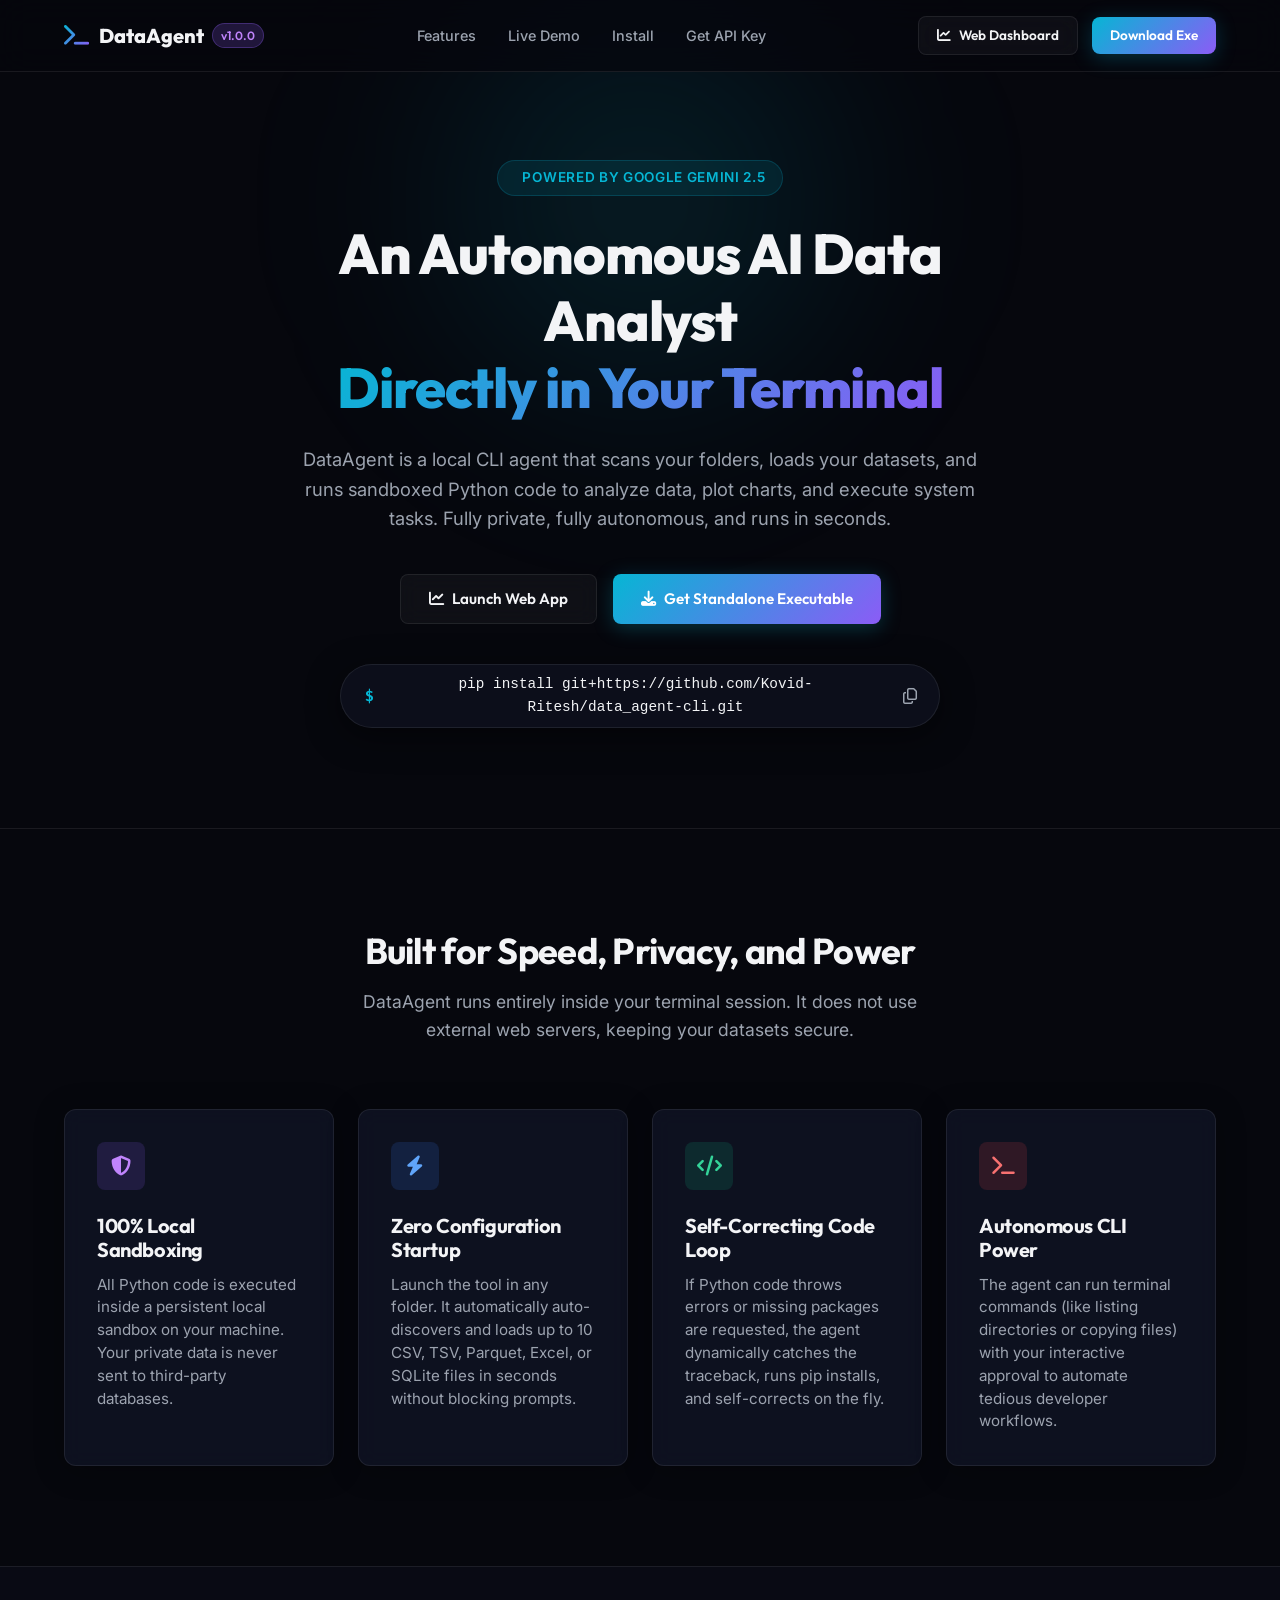
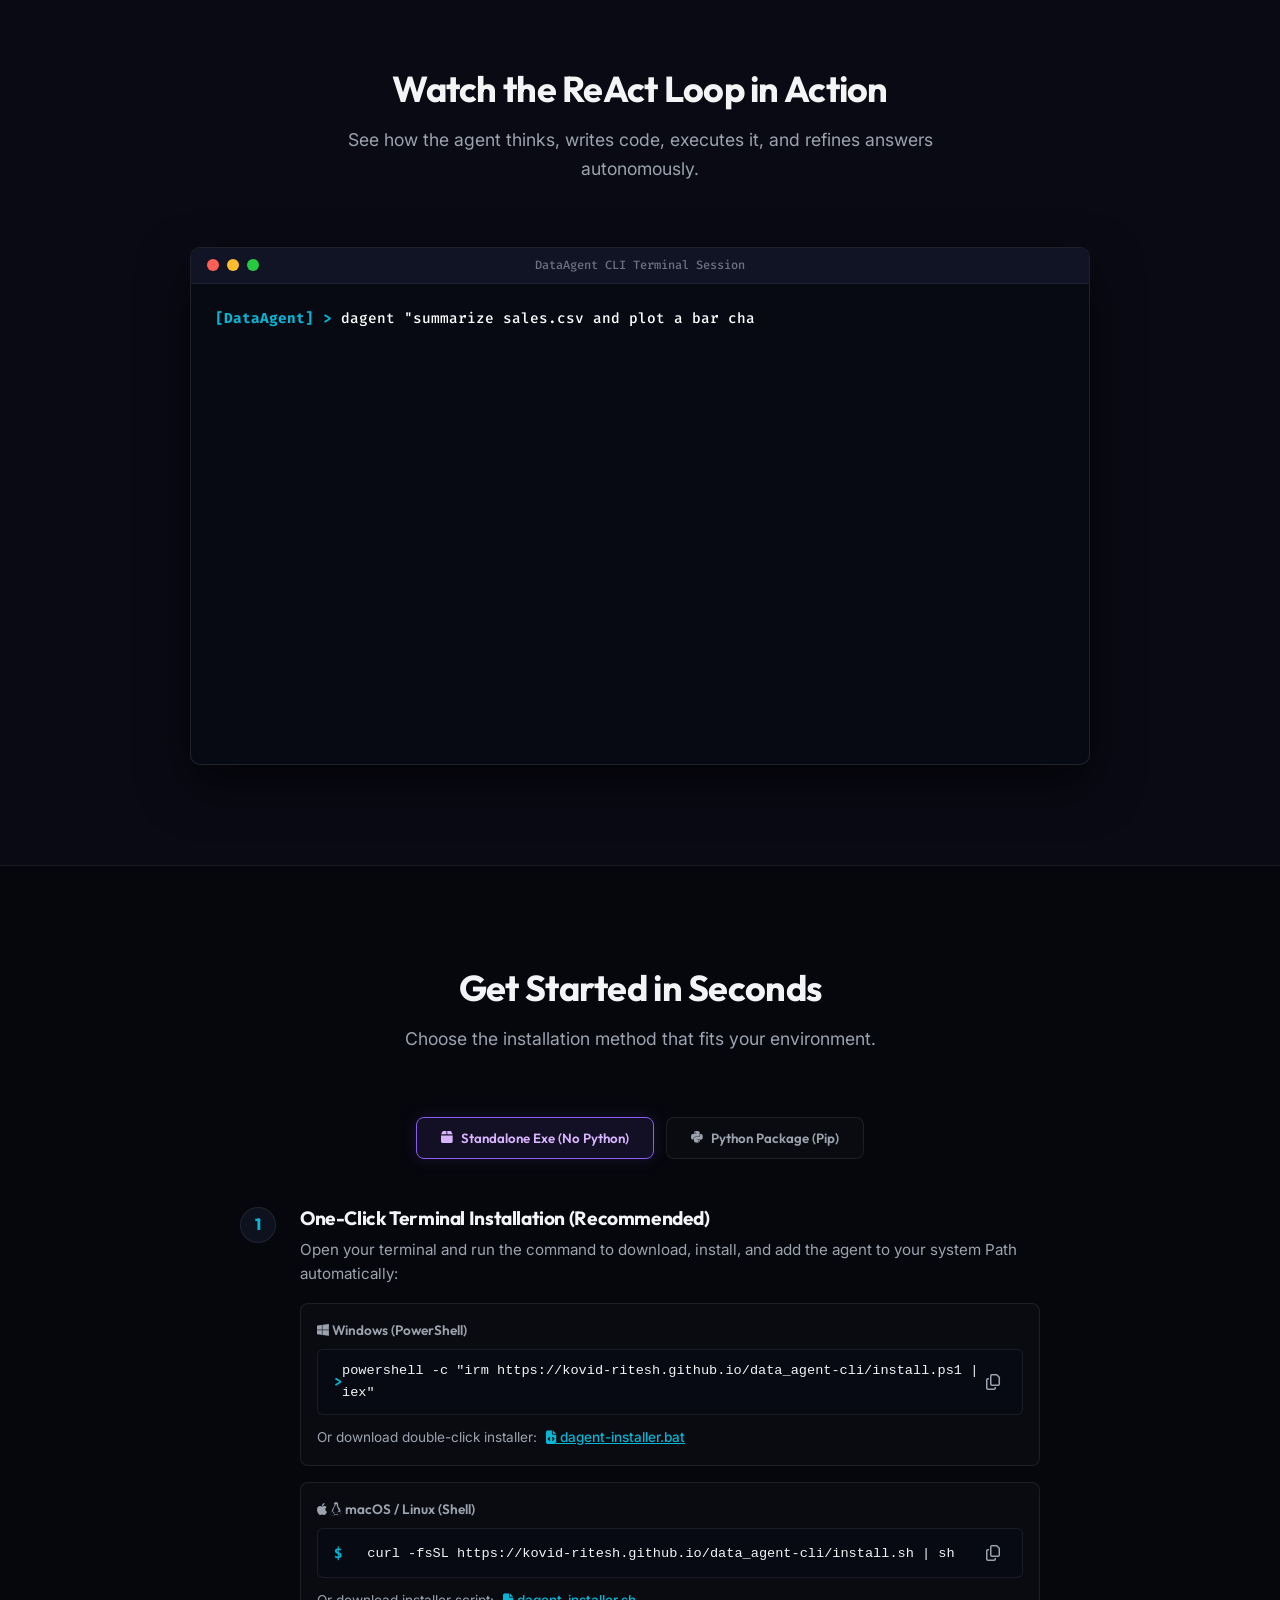
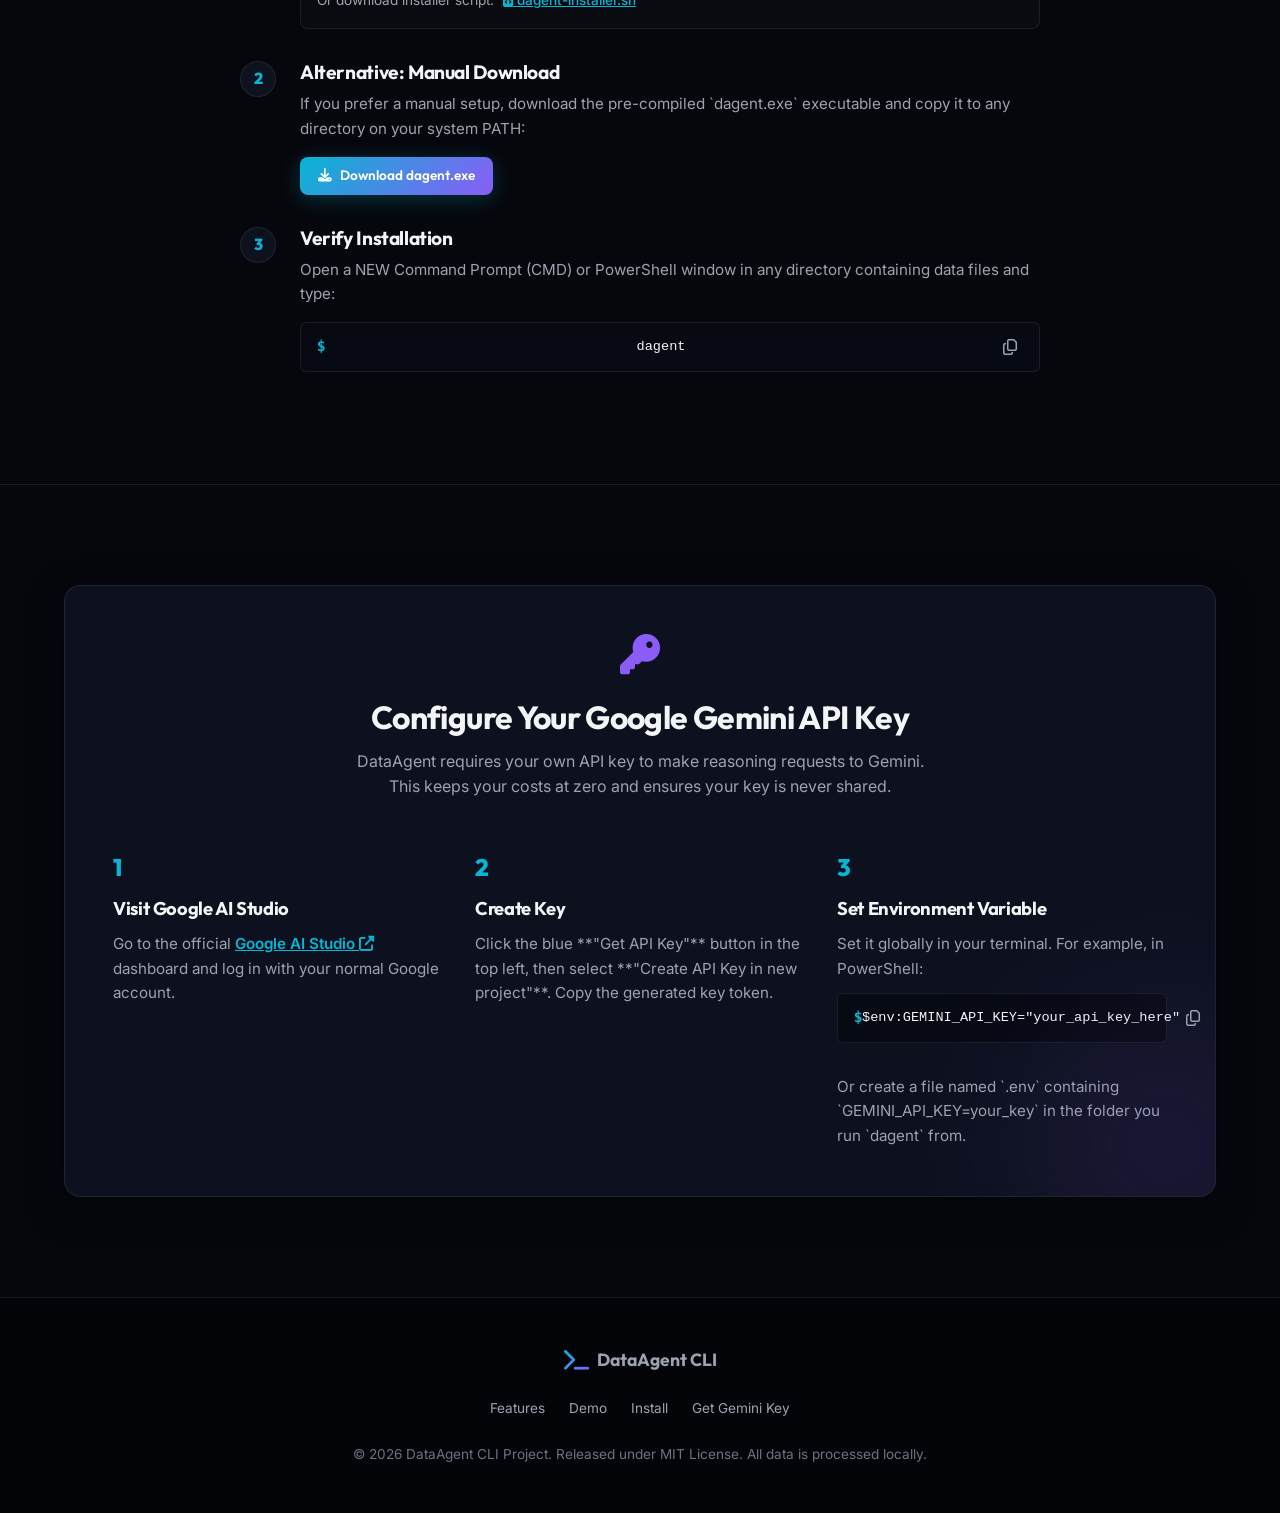
<file: index.html>
<!DOCTYPE html>
<html lang="en">
<head>
    <meta charset="UTF-8">
    <meta name="viewport" content="width=device-width, initial-scale=1.0">
    <title>DataAgent CLI — AI Data Analyst in Your Terminal</title>
    <!-- Fonts -->
    <link rel="preconnect" href="https://fonts.googleapis.com">
    <link rel="preconnect" href="https://fonts.gstatic.com" crossorigin>
    <link href="https://fonts.googleapis.com/css2?family=Inter:wght@300;400;500;600;700&family=Outfit:wght@400;500;600;700;800&family=Fira+Code:wght@400;500&display=swap" rel="stylesheet">
    <!-- CSS -->
    <link rel="stylesheet" href="style.css">
    <!-- FontAwesome for Icons -->
    <link rel="stylesheet" href="https://cdnjs.cloudflare.com/ajax/libs/font-awesome/6.4.0/css/all.min.css">
</head>
<body>

    <!-- Header Navigation -->
    <header class="navbar">
        <div class="nav-container">
            <div class="logo">
                <i class="fa-solid fa-terminal logo-icon"></i>
                <span class="logo-text">DataAgent <span class="badge">v1.0.0</span></span>
            </div>
            <nav class="nav-links">
                <a href="#features">Features</a>
                <a href="#demo">Live Demo</a>
                <a href="#install">Install</a>
                <a href="#api-setup">Get API Key</a>
            </nav>
            <div class="nav-cta">
                <a href="/app" class="btn btn-secondary btn-sm" style="margin-right: 10px;"><i class="fa-solid fa-chart-line"></i> Web Dashboard</a>
                <a href="#install" class="btn btn-primary btn-sm">Download Exe</a>
            </div>
        </div>
    </header>

    <!-- Hero Section -->
    <section class="hero">
        <div class="hero-glow"></div>
        <div class="container hero-content">
            <div class="hero-badge-container">
                <span class="hero-badge"><i class="fa-solid fa-sparkles"></i> Powered by Google Gemini 2.5</span>
            </div>
            <h1 class="hero-title">An Autonomous AI Data Analyst <br><span class="gradient-text">Directly in Your Terminal</span></h1>
            <p class="hero-subtitle">
                DataAgent is a local CLI agent that scans your folders, loads your datasets, and runs sandboxed Python code to analyze data, plot charts, and execute system tasks. Fully private, fully autonomous, and runs in seconds.
            </p>
            
            <div class="hero-ctas">
                <a href="/app" class="btn btn-secondary"><i class="fa-solid fa-chart-line"></i> Launch Web App</a>
                <a href="#install" class="btn btn-primary"><i class="fa-solid fa-download"></i> Get Standalone Executable</a>
            </div>

            <div class="code-box-hero">
                <span class="code-prefix">$</span>
                <code id="pip-cmd-hero">pip install git+https://github.com/Kovid-Ritesh/data_agent-cli.git</code>
                <button class="copy-btn" onclick="copyText('pip-cmd-hero', this)" title="Copy to clipboard">
                    <i class="fa-regular fa-copy"></i>
                </button>
            </div>
        </div>
    </section>

    <!-- Features Section -->
    <section id="features" class="features-section">
        <div class="container">
            <div class="section-header">
                <h2 class="section-title">Built for Speed, Privacy, and Power</h2>
                <p class="section-subtitle">DataAgent runs entirely inside your terminal session. It does not use external web servers, keeping your datasets secure.</p>
            </div>

            <div class="features-grid">
                <!-- Feature 1 -->
                <div class="feature-card">
                    <div class="feature-icon-container bg-violet">
                        <i class="fa-solid fa-shield-halved"></i>
                    </div>
                    <h3>100% Local Sandboxing</h3>
                    <p>All Python code is executed inside a persistent local sandbox on your machine. Your private data is never sent to third-party databases.</p>
                </div>
                <!-- Feature 2 -->
                <div class="feature-card">
                    <div class="feature-icon-container bg-blue">
                        <i class="fa-solid fa-bolt"></i>
                    </div>
                    <h3>Zero Configuration Startup</h3>
                    <p>Launch the tool in any folder. It automatically auto-discovers and loads up to 10 CSV, TSV, Parquet, Excel, or SQLite files in seconds without blocking prompts.</p>
                </div>
                <!-- Feature 3 -->
                <div class="feature-card">
                    <div class="feature-icon-container bg-green">
                        <i class="fa-solid fa-code"></i>
                    </div>
                    <h3>Self-Correcting Code Loop</h3>
                    <p>If Python code throws errors or missing packages are requested, the agent dynamically catches the traceback, runs pip installs, and self-corrects on the fly.</p>
                </div>
                <!-- Feature 4 -->
                <div class="feature-card">
                    <div class="feature-icon-container bg-red">
                        <i class="fa-solid fa-terminal"></i>
                    </div>
                    <h3>Autonomous CLI Power</h3>
                    <p>The agent can run terminal commands (like listing directories or copying files) with your interactive approval to automate tedious developer workflows.</p>
                </div>
            </div>
        </div>
    </section>

    <!-- Terminal Live Simulation Section -->
    <section id="demo" class="demo-section">
        <div class="container">
            <div class="section-header">
                <h2 class="section-title">Watch the ReAct Loop in Action</h2>
                <p class="section-subtitle">See how the agent thinks, writes code, executes it, and refines answers autonomously.</p>
            </div>

            <!-- CSS Terminal Mockup -->
            <div class="terminal-mockup">
                <div class="terminal-header">
                    <div class="terminal-buttons">
                        <span class="btn-dot close"></span>
                        <span class="btn-dot minimize"></span>
                        <span class="btn-dot expand"></span>
                    </div>
                    <span class="terminal-title">DataAgent CLI Terminal Session</span>
                </div>
                <div class="terminal-body" id="terminal-content">
                    <!-- Typing demo will be dynamically injected here by script.js -->
                </div>
            </div>
        </div>
    </section>

    <!-- Installation Section -->
    <section id="install" class="install-section">
        <div class="container">
            <div class="section-header">
                <h2 class="section-title">Get Started in Seconds</h2>
                <p class="section-subtitle">Choose the installation method that fits your environment.</p>
            </div>

            <!-- Tab Buttons -->
            <div class="tabs-container">
                <button class="tab-btn active" onclick="switchTab(event, 'exe-tab')">
                    <i class="fa-solid fa-box"></i> Standalone Exe (No Python)
                </button>
                <button class="tab-btn" onclick="switchTab(event, 'pip-tab')">
                    <i class="fa-brands fa-python"></i> Python Package (Pip)
                </button>
            </div>

            <!-- Tab Contents -->
            <div class="tab-contents">
                <!-- EXE Tab -->
                <div id="exe-tab" class="tab-panel active">
                    <div class="step-list">
                        <div class="step-item">
                            <span class="step-num">1</span>
                            <div class="step-details">
                                <h4>One-Click Terminal Installation (Recommended)</h4>
                                <p>Open your terminal and run the command to download, install, and add the agent to your system Path automatically:</p>
                                
                                <div class="terminal-install-option">
                                    <span class="platform-label"><i class="fa-brands fa-windows"></i> Windows (PowerShell)</span>
                                    <div class="code-box">
                                        <span class="code-prefix">></span>
                                        <code id="powershell-install-web">powershell -c "irm https://kovid-ritesh.github.io/data_agent-cli/install.ps1 | iex"</code>
                                        <button class="copy-btn" onclick="copyText('powershell-install-web', this)"><i class="fa-regular fa-copy"></i></button>
                                    </div>
                                    <div class="script-download-label" style="margin-top: 6px; font-size: 0.85rem;">
                                        <span style="color: #9ca3af;">Or download double-click installer:</span>
                                        <a href="/dagent-installer.bat" download style="color: #06b6d4; text-decoration: underline; margin-left: 5px; font-weight: 500;"><i class="fa-solid fa-file-code"></i> dagent-installer.bat</a>
                                    </div>
                                </div>

                                <div class="terminal-install-option">
                                    <span class="platform-label"><i class="fa-brands fa-apple"></i> <i class="fa-brands fa-linux"></i> macOS / Linux (Shell)</span>
                                    <div class="code-box">
                                        <span class="code-prefix">$</span>
                                        <code id="sh-install-web">curl -fsSL https://kovid-ritesh.github.io/data_agent-cli/install.sh | sh</code>
                                        <button class="copy-btn" onclick="copyText('sh-install-web', this)"><i class="fa-regular fa-copy"></i></button>
                                    </div>
                                    <div class="script-download-label" style="margin-top: 6px; font-size: 0.85rem;">
                                        <span style="color: #9ca3af;">Or download installer script:</span>
                                        <a href="/dagent-installer.sh" download style="color: #06b6d4; text-decoration: underline; margin-left: 5px; font-weight: 500;"><i class="fa-solid fa-file-code"></i> dagent-installer.sh</a>
                                    </div>
                                </div>
                            </div>
                        </div>
                        <div class="step-item">
                            <span class="step-num">2</span>
                            <div class="step-details">
                                <h4>Alternative: Manual Download</h4>
                                <p>If you prefer a manual setup, download the pre-compiled `dagent.exe` executable and copy it to any directory on your system PATH:</p>
                                <a href="/download/dagent.exe" class="btn btn-primary btn-sm"><i class="fa-solid fa-download"></i> Download dagent.exe</a>
                            </div>
                        </div>
                        <div class="step-item">
                            <span class="step-num">3</span>
                            <div class="step-details">
                                <h4>Verify Installation</h4>
                                <p>Open a NEW Command Prompt (CMD) or PowerShell window in any directory containing data files and type:</p>
                                <div class="code-box">
                                    <span class="code-prefix">$</span>
                                    <code id="exe-run-cmd">dagent</code>
                                    <button class="copy-btn" onclick="copyText('exe-run-cmd', this)"><i class="fa-regular fa-copy"></i></button>
                                </div>
                            </div>
                        </div>
                    </div>
                </div>

                <!-- PIP Tab -->
                <div id="pip-tab" class="tab-panel">
                    <div class="step-list">
                        <div class="step-item">
                            <span class="step-num">1</span>
                            <div class="step-details">
                                <h4>Install Package via Git</h4>
                                <p>Ensure you have Python 3.9+ installed, then run the pip command to download and build the script globally:</p>
                                <div class="code-box">
                                    <span class="code-prefix">$</span>
                                    <code id="pip-install-cmd">pip install git+https://github.com/Kovid-Ritesh/data_agent-cli.git</code>
                                    <button class="copy-btn" onclick="copyText('pip-install-cmd', this)"><i class="fa-regular fa-copy"></i></button>
                                </div>
                            </div>
                        </div>
                        <div class="step-item">
                            <span class="step-num">2</span>
                            <div class="step-details">
                                <h4>Run in Interactive Mode</h4>
                                <p>Open your command line in any directory containing files and run:</p>
                                <div class="code-box">
                                    <span class="code-prefix">$</span>
                                    <code id="pip-run-cmd">dagent</code>
                                    <button class="copy-btn" onclick="copyText('pip-run-cmd', this)"><i class="fa-regular fa-copy"></i></button>
                                </div>
                            </div>
                        </div>
                        <div class="step-item">
                            <span class="step-num">3</span>
                            <div class="step-details">
                                <h4>Execute Single Queries (Inline Mode)</h4>
                                <p>You can also execute questions directly from terminal parameters and exit:</p>
                                <div class="code-box">
                                    <span class="code-prefix">$</span>
                                    <code id="pip-query-cmd">dagent "Read sales.csv and output a summary of region vs revenue"</code>
                                    <button class="copy-btn" onclick="copyText('pip-query-cmd', this)"><i class="fa-regular fa-copy"></i></button>
                                </div>
                            </div>
                        </div>
                    </div>
                </div>
            </div>
        </div>
    </section>

    <!-- API Setup Section -->
    <section id="api-setup" class="api-section">
        <div class="container">
            <div class="api-card">
                <div class="api-glow"></div>
                <div class="api-header-box">
                    <i class="fa-solid fa-key api-key-icon"></i>
                    <h2>Configure Your Google Gemini API Key</h2>
                    <p>DataAgent requires your own API key to make reasoning requests to Gemini. This keeps your costs at zero and ensures your key is never shared.</p>
                </div>

                <div class="guide-steps-grid">
                    <!-- Step 1 -->
                    <div class="guide-step">
                        <div class="guide-number">1</div>
                        <h4>Visit Google AI Studio</h4>
                        <p>Go to the official <a href="https://aistudio.google.com/" target="_blank" rel="noopener">Google AI Studio <i class="fa-solid fa-up-right-from-square"></i></a> dashboard and log in with your normal Google account.</p>
                    </div>
                    <!-- Step 2 -->
                    <div class="guide-step">
                        <div class="guide-number">2</div>
                        <h4>Create Key</h4>
                        <p>Click the blue **"Get API Key"** button in the top left, then select **"Create API Key in new project"**. Copy the generated key token.</p>
                    </div>
                    <!-- Step 3 -->
                    <div class="guide-step">
                        <div class="guide-number">3</div>
                        <h4>Set Environment Variable</h4>
                        <p>Set it globally in your terminal. For example, in PowerShell:</p>
                        <div class="code-box">
                            <span class="code-prefix">$</span>
                            <code id="powershell-key-cmd">$env:GEMINI_API_KEY="your_api_key_here"</code>
                            <button class="copy-btn" onclick="copyText('powershell-key-cmd', this)"><i class="fa-regular fa-copy"></i></button>
                        </div>
                        <p class="subtext">Or create a file named `.env` containing `GEMINI_API_KEY=your_key` in the folder you run `dagent` from.</p>
                    </div>
                </div>
            </div>
        </div>
    </section>

    <!-- Footer -->
    <footer class="footer">
        <div class="container footer-content">
            <div class="footer-logo">
                <i class="fa-solid fa-terminal logo-icon"></i>
                <span>DataAgent CLI</span>
            </div>
            <div class="footer-links">
                <a href="#features">Features</a>
                <a href="#demo">Demo</a>
                <a href="#install">Install</a>
                <a href="https://aistudio.google.com/" target="_blank" rel="noopener">Get Gemini Key</a>
            </div>
            <p class="copyright">&copy; 2026 DataAgent CLI Project. Released under MIT License. All data is processed locally.</p>
        </div>
    </footer>

    <!-- JS -->
    <script src="script.js"></script>
</body>
</html>
</file>
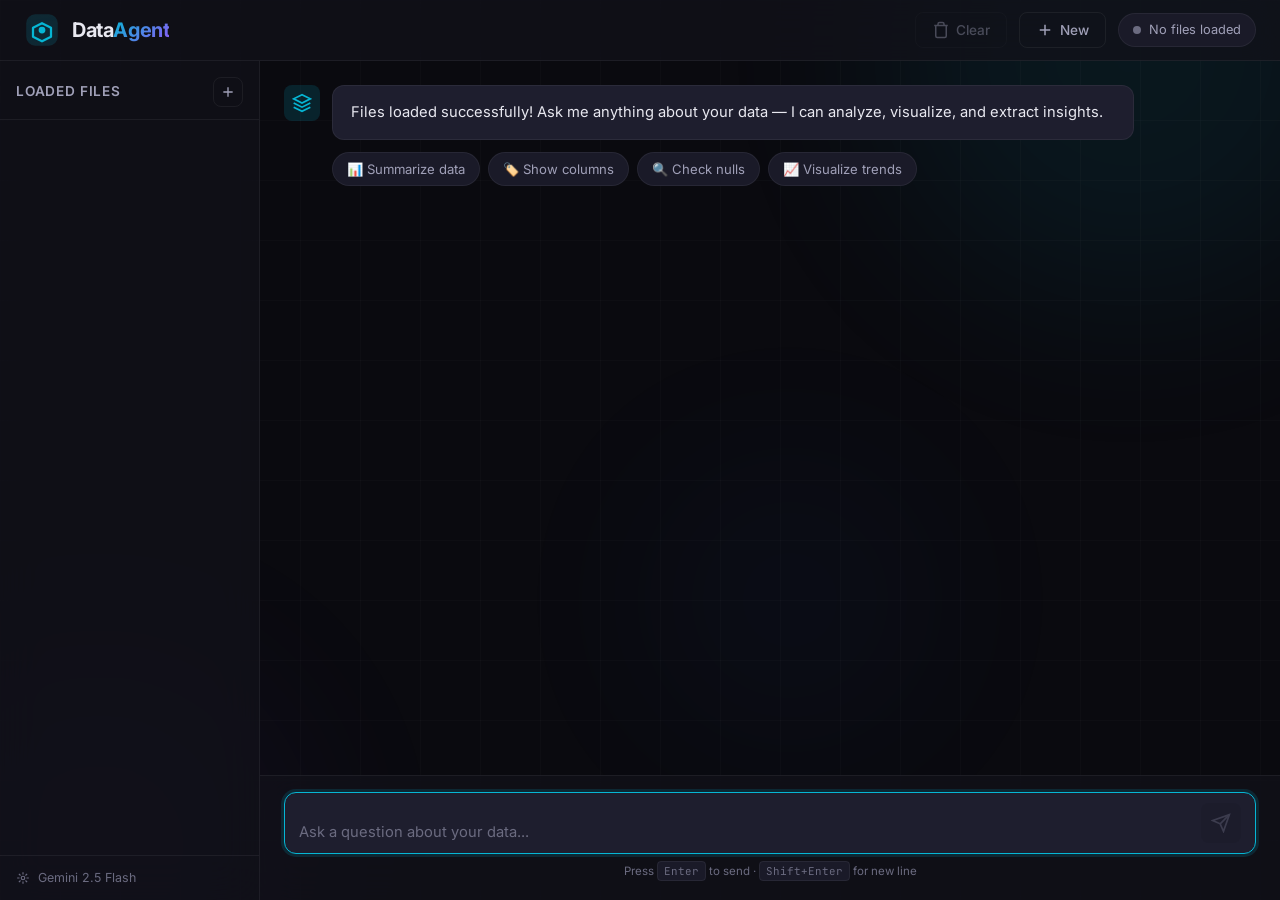
<file: frontend/index.html>
<!DOCTYPE html>
<html lang="en">
<head>
    <meta charset="UTF-8">
    <meta name="viewport" content="width=device-width, initial-scale=1.0">
    <title>DataAgent — AI Data Analysis</title>
    <meta name="description" content="Upload your data files and get instant AI-powered analysis with charts, insights, and code execution. Powered by Google Gemini.">

    <!-- Google Fonts -->
    <link rel="preconnect" href="https://fonts.googleapis.com">
    <link rel="preconnect" href="https://fonts.gstatic.com" crossorigin>
    <link href="https://fonts.googleapis.com/css2?family=Inter:wght@300;400;500;600;700;800&family=JetBrains+Mono:wght@400;500;600&display=swap" rel="stylesheet">

    <link rel="stylesheet" href="style.css">
</head>
<body>
    <!-- Animated background -->
    <div class="bg-grid"></div>
    <div class="bg-glow bg-glow--1"></div>
    <div class="bg-glow bg-glow--2"></div>
    <div class="bg-glow bg-glow--3"></div>

    <!-- Header -->
    <header class="header" id="header">
        <div class="header__logo">
            <svg class="header__icon" viewBox="0 0 32 32" fill="none">
                <rect x="2" y="2" width="28" height="28" rx="8" fill="url(#logo-grad)" opacity="0.15"/>
                <path d="M8 22V14L16 10L24 14V22L16 26L8 22Z" stroke="url(#logo-grad)" stroke-width="2" stroke-linejoin="round"/>
                <circle cx="16" cy="16" r="3" fill="url(#logo-grad)"/>
                <defs>
                    <linearGradient id="logo-grad" x1="2" y1="2" x2="30" y2="30">
                        <stop stop-color="#06B6D4"/>
                        <stop offset="1" stop-color="#8B5CF6"/>
                    </linearGradient>
                </defs>
            </svg>
            <h1 class="header__title">Data<span class="header__title--accent">Agent</span></h1>
        </div>
        <div class="header__actions">
            <button class="btn btn--ghost" id="btn-clear-chat" title="Clear conversation" disabled>
                <svg width="18" height="18" viewBox="0 0 24 24" fill="none" stroke="currentColor" stroke-width="2"><path d="M3 6h18M8 6V4a2 2 0 012-2h4a2 2 0 012 2v2m3 0v14a2 2 0 01-2 2H7a2 2 0 01-2-2V6h14"/></svg>
                <span>Clear</span>
            </button>
            <button class="btn btn--ghost" id="btn-new-session" title="New session">
                <svg width="18" height="18" viewBox="0 0 24 24" fill="none" stroke="currentColor" stroke-width="2"><path d="M12 5v14M5 12h14"/></svg>
                <span>New</span>
            </button>
            <div class="header__status" id="connection-status">
                <span class="status-dot status-dot--offline"></span>
                <span class="status-text">No files loaded</span>
            </div>
        </div>
    </header>

    <!-- Main Layout -->
    <main class="main" id="main">
        <!-- Upload Panel (shown initially) -->
        <section class="upload-panel" id="upload-panel">
            <div class="upload-panel__content">
                <div class="upload-panel__hero">
                    <div class="upload-panel__icon-ring">
                        <svg class="upload-panel__icon" viewBox="0 0 64 64" fill="none">
                            <path d="M32 8L8 20V44L32 56L56 44V20L32 8Z" stroke="url(#up-grad)" stroke-width="2.5" stroke-linejoin="round" opacity="0.3"/>
                            <path d="M32 20L20 26V38L32 44L44 38V26L32 20Z" stroke="url(#up-grad)" stroke-width="2" stroke-linejoin="round"/>
                            <circle cx="32" cy="32" r="4" fill="url(#up-grad)"/>
                            <path d="M32 24V12M32 12L27 17M32 12L37 17" stroke="url(#up-grad)" stroke-width="2" stroke-linecap="round" stroke-linejoin="round"/>
                            <defs>
                                <linearGradient id="up-grad" x1="8" y1="8" x2="56" y2="56">
                                    <stop stop-color="#06B6D4"/>
                                    <stop offset="1" stop-color="#8B5CF6"/>
                                </linearGradient>
                            </defs>
                        </svg>
                    </div>
                    <h2 class="upload-panel__title">Upload Your Data</h2>
                    <p class="upload-panel__subtitle">Drop your CSV, Excel, JSON, Parquet, or SQLite files to begin analysis</p>
                </div>

                <div class="dropzone" id="dropzone">
                    <div class="dropzone__content">
                        <svg class="dropzone__icon" width="48" height="48" viewBox="0 0 24 24" fill="none" stroke="currentColor" stroke-width="1.5">
                            <path d="M21 15v4a2 2 0 01-2 2H5a2 2 0 01-2-2v-4M17 8l-5-5-5 5M12 3v12"/>
                        </svg>
                        <p class="dropzone__text">Drag & drop files here</p>
                        <p class="dropzone__hint">or click to browse</p>
                        <input type="file" id="file-input" multiple accept=".csv,.tsv,.json,.xlsx,.xls,.parquet,.sqlite" hidden>
                    </div>
                    <div class="dropzone__progress" id="upload-progress" hidden>
                        <div class="dropzone__progress-bar">
                            <div class="dropzone__progress-fill" id="progress-fill"></div>
                        </div>
                        <p class="dropzone__progress-text" id="progress-text">Uploading...</p>
                    </div>
                </div>

                <div class="upload-panel__formats">
                    <span class="format-badge">CSV</span>
                    <span class="format-badge">Excel</span>
                    <span class="format-badge">JSON</span>
                    <span class="format-badge">Parquet</span>
                    <span class="format-badge">TSV</span>
                    <span class="format-badge">SQLite</span>
                </div>
            </div>
        </section>

        <!-- Chat Panel (shown after upload) -->
        <section class="chat-panel" id="chat-panel" hidden>
            <!-- File sidebar -->
            <aside class="sidebar" id="sidebar">
                <div class="sidebar__header">
                    <h3 class="sidebar__title">Loaded Files</h3>
                    <button class="btn btn--icon" id="btn-add-files" title="Add more files">
                        <svg width="16" height="16" viewBox="0 0 24 24" fill="none" stroke="currentColor" stroke-width="2"><path d="M12 5v14M5 12h14"/></svg>
                    </button>
                    <input type="file" id="add-file-input" multiple accept=".csv,.tsv,.json,.xlsx,.xls,.parquet,.sqlite" hidden>
                </div>
                <ul class="sidebar__files" id="file-list">
                    <!-- Filled dynamically -->
                </ul>
                <div class="sidebar__footer">
                    <div class="sidebar__model">
                        <svg width="14" height="14" viewBox="0 0 24 24" fill="none" stroke="currentColor" stroke-width="2"><circle cx="12" cy="12" r="3"/><path d="M12 2v4M12 18v4M4.93 4.93l2.83 2.83M16.24 16.24l2.83 2.83M2 12h4M18 12h4M4.93 19.07l2.83-2.83M16.24 7.76l2.83-2.83"/></svg>
                        <span>Gemini 2.5 Flash</span>
                    </div>
                </div>
            </aside>

            <!-- Chat area -->
            <div class="chat" id="chat-area">
                <div class="chat__messages" id="messages">
                    <div class="message message--system">
                        <div class="message__icon">
                            <svg width="20" height="20" viewBox="0 0 24 24" fill="none" stroke="currentColor" stroke-width="2"><path d="M12 2L2 7l10 5 10-5-10-5zM2 17l10 5 10-5M2 12l10 5 10-5"/></svg>
                        </div>
                        <div class="message__body">
                            <p class="message__text">Files loaded successfully! Ask me anything about your data — I can analyze, visualize, and extract insights.</p>
                            <div class="message__suggestions">
                                <button class="suggestion-chip" data-query="Give me a summary of all loaded datasets">📊 Summarize data</button>
                                <button class="suggestion-chip" data-query="What are the column names and data types?">🏷️ Show columns</button>
                                <button class="suggestion-chip" data-query="Are there any missing values? Show a summary.">🔍 Check nulls</button>
                                <button class="suggestion-chip" data-query="Create a visualization of the key trends">📈 Visualize trends</button>
                            </div>
                        </div>
                    </div>
                </div>

                <!-- Input area -->
                <div class="chat__input-area" id="input-area">
                    <div class="chat__input-wrapper">
                        <textarea
                            class="chat__input"
                            id="query-input"
                            placeholder="Ask a question about your data..."
                            rows="1"
                            maxlength="4000"
                        ></textarea>
                        <button class="btn btn--send" id="btn-send" disabled title="Send query">
                            <svg width="20" height="20" viewBox="0 0 24 24" fill="none" stroke="currentColor" stroke-width="2"><line x1="22" y1="2" x2="11" y2="13"/><polygon points="22 2 15 22 11 13 2 9 22 2"/></svg>
                        </button>
                    </div>
                    <p class="chat__hint">Press <kbd>Enter</kbd> to send · <kbd>Shift+Enter</kbd> for new line</p>
                </div>
            </div>
        </section>
    </main>

    <!-- Toast container -->
    <div class="toast-container" id="toast-container"></div>

    <script src="app.js"></script>
</body>
</html>
</file>
<file: style.css>
/* ==========================================================================
   DataAgent CLI — Custom Stylesheet (Premium Dark Theme & Glassmorphism)
   ========================================================================== */

/* ── Reset & Variables ─────────────────────────────────────────────────── */
:root {
    --bg-base: #06070d;
    --bg-surface: #0e111e;
    --bg-card: rgba(18, 22, 41, 0.7);
    --border-color: rgba(255, 255, 255, 0.08);
    --border-hover: rgba(255, 255, 255, 0.15);

    --text-primary: #f3f4f6;
    --text-secondary: #9ca3af;
    --text-muted: #6b7280;

    --accent-primary: #8b5cf6; /* Violet */
    --accent-secondary: #06b6d4; /* Cyan */
    --accent-success: #10b981; /* Green */
    --accent-error: #ef4444; /* Red */

    --glow-violet: rgba(139, 92, 246, 0.15);
    --glow-cyan: rgba(6, 182, 212, 0.15);

    --font-heading: 'Outfit', sans-serif;
    --font-body: 'Inter', sans-serif;
    --font-code: 'Fira Code', monospace;

    --transition-smooth: all 0.3s cubic-bezier(0.4, 0, 0.2, 1);
}

* {
    box-sizing: border-box;
    margin: 0;
    padding: 0;
}

html {
    scroll-behavior: smooth;
}

body {
    background-color: var(--bg-base);
    color: var(--text-primary);
    font-family: var(--font-body);
    line-height: 1.6;
    overflow-x: hidden;
}

a {
    color: inherit;
    text-decoration: none;
}

/* ── Grid/Container ───────────────────────────────────────────────────── */
.container {
    width: 100%;
    max-width: 1200px;
    margin: 0 auto;
    padding: 0 24px;
}

/* ── Typography & Gradients ────────────────────────────────────────────── */
h1, h2, h3, h4 {
    font-family: var(--font-heading);
    font-weight: 700;
    letter-spacing: -0.02em;
    line-height: 1.2;
}

.gradient-text {
    background: linear-gradient(135deg, var(--accent-secondary) 0%, var(--accent-primary) 100%);
    -webkit-background-clip: text;
    -webkit-text-fill-color: transparent;
}

/* ── Buttons ───────────────────────────────────────────────────────────── */
.btn {
    display: inline-flex;
    align-items: center;
    justify-content: center;
    gap: 8px;
    font-family: var(--font-heading);
    font-weight: 600;
    padding: 12px 28px;
    border-radius: 8px;
    cursor: pointer;
    font-size: 0.95rem;
    transition: var(--transition-smooth);
}

.btn-sm {
    padding: 8px 18px;
    font-size: 0.85rem;
}

.btn-primary {
    background: linear-gradient(135deg, var(--accent-secondary) 0%, var(--accent-primary) 100%);
    color: #fff;
    box-shadow: 0 4px 20px rgba(6, 182, 212, 0.25);
    border: none;
}

.btn-primary:hover {
    transform: translateY(-2px);
    box-shadow: 0 6px 24px rgba(6, 182, 212, 0.4);
}

.btn-secondary {
    background: rgba(255, 255, 255, 0.04);
    color: var(--text-primary);
    border: 1px solid var(--border-color);
    backdrop-filter: blur(10px);
}

.btn-secondary:hover {
    background: rgba(255, 255, 255, 0.08);
    border-color: var(--border-hover);
    transform: translateY(-2px);
}

/* ── Navbar ────────────────────────────────────────────────────────────── */
.navbar {
    position: fixed;
    top: 0;
    left: 0;
    right: 0;
    height: 72px;
    background: rgba(6, 7, 13, 0.7);
    backdrop-filter: blur(16px);
    border-bottom: 1px solid var(--border-color);
    z-index: 1000;
}

.nav-container {
    max-width: 1200px;
    margin: 0 auto;
    height: 100%;
    display: flex;
    align-items: center;
    justify-content: space-between;
    padding: 0 24px;
}

.logo {
    display: flex;
    align-items: center;
    gap: 10px;
}

.logo-icon {
    font-size: 1.4rem;
    background: linear-gradient(135deg, var(--accent-secondary) 0%, var(--accent-primary) 100%);
    -webkit-background-clip: text;
    -webkit-text-fill-color: transparent;
}

.logo-text {
    font-family: var(--font-heading);
    font-weight: 800;
    font-size: 1.25rem;
    display: flex;
    align-items: center;
    gap: 8px;
}

.badge {
    font-size: 0.75rem;
    font-weight: 600;
    padding: 2px 8px;
    border-radius: 99px;
    background: rgba(139, 92, 246, 0.2);
    border: 1px solid rgba(139, 92, 246, 0.3);
    color: #c084fc;
}

.nav-links {
    display: flex;
    gap: 32px;
}

.nav-links a {
    font-size: 0.9rem;
    color: var(--text-secondary);
    font-weight: 500;
    transition: var(--transition-smooth);
}

.nav-links a:hover {
    color: var(--text-primary);
}

/* ── Hero Section ──────────────────────────────────────────────────────── */
.hero {
    position: relative;
    padding: 160px 0 100px 0;
    display: flex;
    flex-direction: column;
    align-items: center;
    text-align: center;
}

.hero-glow {
    position: absolute;
    top: -100px;
    width: 600px;
    height: 600px;
    background: radial-gradient(circle, var(--glow-cyan) 0%, transparent 70%);
    filter: blur(80px);
    pointer-events: none;
    z-index: -1;
}

.hero-badge-container {
    margin-bottom: 24px;
}

.hero-badge {
    display: inline-flex;
    align-items: center;
    gap: 8px;
    font-size: 0.85rem;
    font-weight: 600;
    background: rgba(6, 182, 212, 0.1);
    border: 1px solid rgba(6, 182, 212, 0.2);
    color: var(--accent-secondary);
    padding: 6px 16px;
    border-radius: 99px;
    text-transform: uppercase;
    letter-spacing: 0.05em;
}

.hero-title {
    font-size: 3.5rem;
    font-weight: 800;
    max-width: 800px;
    margin: 0 auto 24px auto;
}

.hero-subtitle {
    font-size: 1.15rem;
    color: var(--text-secondary);
    max-width: 680px;
    margin: 0 auto 40px auto;
}

.hero-ctas {
    display: flex;
    justify-content: center;
    gap: 16px;
    margin-bottom: 40px;
}

/* ── Code Box ──────────────────────────────────────────────────────────── */
.code-box-hero {
    display: flex;
    align-items: center;
    gap: 12px;
    background: rgba(14, 17, 30, 0.8);
    border: 1px solid var(--border-color);
    border-radius: 99px;
    padding: 8px 16px 8px 24px;
    font-family: var(--font-code);
    font-size: 0.9rem;
    max-width: 600px;
    margin: 0 auto;
    box-shadow: 0 8px 32px rgba(0, 0, 0, 0.5);
    backdrop-filter: blur(10px);
}

.code-prefix {
    color: var(--accent-secondary);
    user-select: none;
    font-weight: bold;
}

.code-box-hero code {
    color: var(--text-primary);
}

.copy-btn {
    background: none;
    border: none;
    color: var(--text-secondary);
    cursor: pointer;
    font-size: 1rem;
    padding: 6px;
    border-radius: 6px;
    transition: var(--transition-smooth);
    display: flex;
    align-items: center;
    justify-content: center;
}

.copy-btn:hover {
    background: rgba(255, 255, 255, 0.06);
    color: var(--text-primary);
}

.copy-btn.copied {
    color: var(--accent-success);
}

/* ── Features Section ──────────────────────────────────────────────────── */
.features-section {
    padding: 100px 0;
    border-top: 1px solid var(--border-color);
}

.section-header {
    text-align: center;
    margin-bottom: 64px;
}

.section-title {
    font-size: 2.25rem;
    margin-bottom: 16px;
}

.section-subtitle {
    color: var(--text-secondary);
    font-size: 1.1rem;
    max-width: 600px;
    margin: 0 auto;
}

.features-grid {
    display: grid;
    grid-template-columns: repeat(auto-fit, minmax(250px, 1fr));
    gap: 24px;
}

.feature-card {
    background: var(--bg-card);
    border: 1px solid var(--border-color);
    border-radius: 12px;
    padding: 32px;
    box-shadow: 0 4px 30px rgba(0, 0, 0, 0.3);
    backdrop-filter: blur(10px);
    transition: var(--transition-smooth);
}

.feature-card:hover {
    border-color: var(--border-hover);
    transform: translateY(-4px);
    box-shadow: 0 8px 36px rgba(139, 92, 246, 0.1);
}

.feature-icon-container {
    width: 48px;
    height: 48px;
    border-radius: 8px;
    display: flex;
    align-items: center;
    justify-content: center;
    font-size: 1.25rem;
    margin-bottom: 24px;
}

.bg-violet { background: rgba(139, 92, 246, 0.15); color: #c084fc; }
.bg-blue { background: rgba(59, 130, 246, 0.15); color: #60a5fa; }
.bg-green { background: rgba(16, 185, 129, 0.15); color: #34d399; }
.bg-red { background: rgba(239, 68, 68, 0.15); color: #f87171; }

.feature-card h3 {
    font-size: 1.25rem;
    margin-bottom: 12px;
}

.feature-card p {
    color: var(--text-secondary);
    font-size: 0.95rem;
    line-height: 1.5;
}

/* ── Live Demo / Terminal Section ──────────────────────────────────────── */
.demo-section {
    padding: 100px 0;
    background: rgba(14, 17, 30, 0.4);
    border-top: 1px solid var(--border-color);
}

.terminal-mockup {
    max-width: 900px;
    margin: 0 auto;
    background: #070913;
    border: 1px solid rgba(255, 255, 255, 0.1);
    border-radius: 10px;
    overflow: hidden;
    box-shadow: 0 20px 50px rgba(0, 0, 0, 0.6);
}

.terminal-header {
    height: 36px;
    background: #111424;
    display: flex;
    align-items: center;
    padding: 0 16px;
    position: relative;
    border-bottom: 1px solid rgba(255, 255, 255, 0.05);
}

.terminal-buttons {
    display: flex;
    gap: 8px;
}

.btn-dot {
    width: 12px;
    height: 12px;
    border-radius: 50%;
}

.close { background-color: #ff5f56; }
.minimize { background-color: #ffbd2e; }
.expand { background-color: #27c93f; }

.terminal-title {
    position: absolute;
    width: 100%;
    text-align: center;
    left: 0;
    font-size: 0.75rem;
    font-weight: 500;
    color: var(--text-muted);
    font-family: var(--font-code);
}

.terminal-body {
    padding: 24px;
    height: 480px;
    overflow-y: auto;
    font-family: var(--font-code);
    font-size: 0.9rem;
    color: #e5e7eb;
    line-height: 1.5;
}

/* Terminal Log Elements */
.term-line {
    margin-bottom: 12px;
}

.term-prompt {
    color: var(--accent-secondary);
    font-weight: bold;
}

.term-cmd {
    color: #fff;
    font-weight: 500;
}

.term-panel-think {
    border-left: 3px solid #ffbd2e;
    background: rgba(255, 189, 46, 0.05);
    padding: 12px 16px;
    margin: 12px 0;
    border-radius: 0 8px 8px 0;
}

.term-panel-exec {
    border-left: 3px solid var(--accent-secondary);
    background: rgba(6, 182, 212, 0.05);
    padding: 12px 16px;
    margin: 12px 0;
    border-radius: 0 8px 8px 0;
}

.term-panel-ans {
    border-left: 3px solid var(--accent-success);
    background: rgba(16, 185, 129, 0.05);
    padding: 12px 16px;
    margin: 12px 0;
    border-radius: 0 8px 8px 0;
}

.term-dataframe {
    display: block;
    padding: 12px;
    background: #0c0e1a;
    border: 1px solid var(--border-color);
    border-radius: 6px;
    margin: 12px 0;
    font-size: 0.8rem;
    overflow-x: auto;
}

/* ── Installation Section ──────────────────────────────────────────────── */
.install-section {
    padding: 100px 0;
    border-top: 1px solid var(--border-color);
}

.tabs-container {
    display: flex;
    justify-content: center;
    gap: 12px;
    margin-bottom: 48px;
}

.tab-btn {
    background: rgba(255, 255, 255, 0.02);
    border: 1px solid var(--border-color);
    padding: 12px 24px;
    font-family: var(--font-heading);
    font-weight: 600;
    color: var(--text-secondary);
    border-radius: 8px;
    cursor: pointer;
    transition: var(--transition-smooth);
    display: flex;
    align-items: center;
    gap: 8px;
}

.tab-btn:hover {
    border-color: var(--border-hover);
    color: var(--text-primary);
}

.tab-btn.active {
    background: rgba(139, 92, 246, 0.1);
    border-color: var(--accent-primary);
    color: #d8b4fe;
    box-shadow: 0 0 15px rgba(139, 92, 246, 0.15);
}

.tab-panel {
    display: none;
    max-width: 800px;
    margin: 0 auto;
}

.tab-panel.active {
    display: block;
    animation: fadeIn 0.4s ease-out;
}

.step-list {
    display: flex;
    flex-direction: column;
    gap: 32px;
}

.step-item {
    display: flex;
    gap: 24px;
}

.step-num {
    width: 36px;
    height: 36px;
    border-radius: 50%;
    background: var(--bg-surface);
    border: 1px solid var(--border-color);
    color: var(--accent-secondary);
    display: flex;
    align-items: center;
    justify-content: center;
    font-family: var(--font-heading);
    font-weight: 800;
    flex-shrink: 0;
}

.step-details h4 {
    font-size: 1.2rem;
    margin-bottom: 8px;
}

.step-details p {
    color: var(--text-secondary);
    font-size: 0.95rem;
    margin-bottom: 16px;
}

.code-box {
    display: flex;
    align-items: center;
    justify-content: space-between;
    background: #070913;
    border: 1px solid var(--border-color);
    border-radius: 6px;
    padding: 10px 16px;
    font-family: var(--font-code);
    font-size: 0.85rem;
    margin-bottom: 12px;
}

.btn-download-mock {
    margin-top: 8px;
}

.terminal-install-option {
    margin-top: 16px;
    background: rgba(255, 255, 255, 0.02);
    border: 1px solid var(--border-color);
    border-radius: 8px;
    padding: 16px;
}

.platform-label {
    display: block;
    font-size: 0.85rem;
    font-weight: 600;
    color: var(--text-secondary);
    margin-bottom: 8px;
    font-family: var(--font-heading);
}

/* ── API Key Setup Guide ──────────────────────────────────────────────── */
.api-section {
    padding: 100px 0;
    border-top: 1px solid var(--border-color);
}

.api-card {
    position: relative;
    background: var(--bg-card);
    border: 1px solid var(--border-color);
    border-radius: 16px;
    padding: 48px;
    overflow: hidden;
    box-shadow: 0 12px 40px rgba(0, 0, 0, 0.4);
    backdrop-filter: blur(10px);
}

.api-glow {
    position: absolute;
    bottom: -150px;
    right: -150px;
    width: 400px;
    height: 400px;
    background: radial-gradient(circle, var(--glow-violet) 0%, transparent 70%);
    filter: blur(60px);
    pointer-events: none;
}

.api-header-box {
    text-align: center;
    max-width: 600px;
    margin: 0 auto 48px auto;
}

.api-key-icon {
    font-size: 2.5rem;
    color: var(--accent-primary);
    margin-bottom: 24px;
}

.api-header-box h2 {
    font-size: 2rem;
    margin-bottom: 12px;
}

.api-header-box p {
    color: var(--text-secondary);
}

.guide-steps-grid {
    display: grid;
    grid-template-columns: repeat(auto-fit, minmax(280px, 1fr));
    gap: 32px;
}

.guide-step {
    display: flex;
    flex-direction: column;
    gap: 12px;
}

.guide-number {
    font-family: var(--font-heading);
    font-weight: 800;
    font-size: 1.5rem;
    color: var(--accent-secondary);
}

.guide-step h4 {
    font-size: 1.15rem;
}

.guide-step p {
    color: var(--text-secondary);
    font-size: 0.95rem;
}

.guide-step a {
    color: var(--accent-secondary);
    text-decoration: underline;
    font-weight: 600;
}

.subtext {
    font-size: 0.8rem;
    color: var(--text-muted);
    margin-top: 8px;
}

/* ── Footer ────────────────────────────────────────────────────────────── */
.footer {
    padding: 48px 0;
    border-top: 1px solid var(--border-color);
    background: #030408;
    color: var(--text-muted);
    font-size: 0.85rem;
}

.footer-content {
    display: flex;
    flex-direction: column;
    align-items: center;
    gap: 24px;
    text-align: center;
}

.footer-logo {
    display: flex;
    align-items: center;
    gap: 8px;
    font-family: var(--font-heading);
    font-weight: 700;
    font-size: 1.1rem;
    color: var(--text-secondary);
}

.footer-links {
    display: flex;
    gap: 24px;
}

.footer-links a {
    color: var(--text-secondary);
    transition: var(--transition-smooth);
}

.footer-links a:hover {
    color: var(--text-primary);
}

/* ── Animations ────────────────────────────────────────────────────────── */
@keyframes fadeIn {
    from { opacity: 0; transform: translateY(8px); }
    to { opacity: 1; transform: translateY(0); }
}

/* ── Responsive breakpoints ────────────────────────────────────────────── */
@media (max-width: 768px) {
    .hero-title {
        font-size: 2.5rem;
    }

    .hero-subtitle {
        font-size: 1rem;
    }

    .navbar {
        padding: 0 16px;
    }

    .nav-links, .nav-cta {
        display: none;
    }

    .terminal-body {
        height: 380px;
    }

    .step-item {
        flex-direction: column;
        gap: 12px;
    }
}
</file>
<file: frontend/style.css>
/* ═══════════════════════════════════════════════════════════════════════
   DataAgent — Premium Dark Theme Design System
   ═══════════════════════════════════════════════════════════════════════ */

/* ── Reset & Variables ────────────────────────────────────────────────── */
*,
*::before,
*::after {
    margin: 0;
    padding: 0;
    box-sizing: border-box;
}

:root {
    /* Color palette */
    --bg-primary: #0a0a0f;
    --bg-secondary: #12121a;
    --bg-tertiary: #1a1a28;
    --bg-elevated: #1e1e2e;
    --bg-hover: #252536;

    --text-primary: #e8e8f0;
    --text-secondary: #a0a0b8;
    --text-tertiary: #6b6b80;
    --text-inverse: #0a0a0f;

    --accent-cyan: #06B6D4;
    --accent-cyan-dim: rgba(6, 182, 212, 0.15);
    --accent-purple: #8B5CF6;
    --accent-purple-dim: rgba(139, 92, 246, 0.15);
    --accent-green: #10B981;
    --accent-green-dim: rgba(16, 185, 129, 0.15);
    --accent-yellow: #F59E0B;
    --accent-yellow-dim: rgba(245, 158, 11, 0.15);
    --accent-red: #EF4444;
    --accent-red-dim: rgba(239, 68, 68, 0.15);
    --accent-blue: #3B82F6;

    --gradient-main: linear-gradient(135deg, #06B6D4, #8B5CF6);
    --gradient-subtle: linear-gradient(135deg, rgba(6, 182, 212, 0.08), rgba(139, 92, 246, 0.08));

    --glass-bg: rgba(18, 18, 26, 0.75);
    --glass-border: rgba(255, 255, 255, 0.06);
    --glass-shadow: 0 8px 32px rgba(0, 0, 0, 0.4);

    --border-color: rgba(255, 255, 255, 0.06);
    --border-subtle: rgba(255, 255, 255, 0.03);

    --radius-sm: 8px;
    --radius-md: 12px;
    --radius-lg: 16px;
    --radius-xl: 20px;
    --radius-full: 9999px;

    --font-sans: 'Inter', -apple-system, BlinkMacSystemFont, 'Segoe UI', sans-serif;
    --font-mono: 'JetBrains Mono', 'Fira Code', 'Consolas', monospace;

    --transition-fast: 150ms cubic-bezier(0.4, 0, 0.2, 1);
    --transition-normal: 250ms cubic-bezier(0.4, 0, 0.2, 1);
    --transition-slow: 400ms cubic-bezier(0.4, 0, 0.2, 1);
}

html {
    font-size: 16px;
    scroll-behavior: smooth;
}

body {
    font-family: var(--font-sans);
    background: var(--bg-primary);
    color: var(--text-primary);
    line-height: 1.6;
    overflow: hidden;
    height: 100vh;
    -webkit-font-smoothing: antialiased;
    -moz-osx-font-smoothing: grayscale;
}

/* ── Animated Background ──────────────────────────────────────────────── */
.bg-grid {
    position: fixed;
    inset: 0;
    background-image:
        linear-gradient(rgba(255, 255, 255, 0.02) 1px, transparent 1px),
        linear-gradient(90deg, rgba(255, 255, 255, 0.02) 1px, transparent 1px);
    background-size: 60px 60px;
    z-index: 0;
    pointer-events: none;
}

.bg-glow {
    position: fixed;
    border-radius: 50%;
    filter: blur(100px);
    opacity: 0.3;
    z-index: 0;
    pointer-events: none;
    animation: glow-float 20s ease-in-out infinite;
}

.bg-glow--1 {
    width: 500px;
    height: 500px;
    background: var(--accent-cyan);
    top: -200px;
    right: -100px;
    opacity: 0.08;
    animation-delay: 0s;
}

.bg-glow--2 {
    width: 400px;
    height: 400px;
    background: var(--accent-purple);
    bottom: -150px;
    left: -100px;
    opacity: 0.06;
    animation-delay: -7s;
}

.bg-glow--3 {
    width: 300px;
    height: 300px;
    background: var(--accent-blue);
    top: 50%;
    left: 50%;
    opacity: 0.04;
    animation-delay: -14s;
}

@keyframes glow-float {
    0%, 100% { transform: translate(0, 0) scale(1); }
    33% { transform: translate(30px, -20px) scale(1.05); }
    66% { transform: translate(-20px, 15px) scale(0.95); }
}

/* ── Header ───────────────────────────────────────────────────────────── */
.header {
    position: relative;
    z-index: 10;
    display: flex;
    align-items: center;
    justify-content: space-between;
    padding: 12px 24px;
    background: var(--glass-bg);
    border-bottom: 1px solid var(--glass-border);
    backdrop-filter: blur(20px);
    -webkit-backdrop-filter: blur(20px);
}

.header__logo {
    display: flex;
    align-items: center;
    gap: 12px;
}

.header__icon {
    width: 36px;
    height: 36px;
}

.header__title {
    font-size: 1.25rem;
    font-weight: 700;
    letter-spacing: -0.02em;
}

.header__title--accent {
    background: var(--gradient-main);
    -webkit-background-clip: text;
    -webkit-text-fill-color: transparent;
    background-clip: text;
}

.header__actions {
    display: flex;
    align-items: center;
    gap: 12px;
}

.header__status {
    display: flex;
    align-items: center;
    gap: 8px;
    padding: 6px 14px;
    background: var(--bg-tertiary);
    border-radius: var(--radius-full);
    border: 1px solid var(--border-color);
    font-size: 0.8rem;
    color: var(--text-secondary);
}

.status-dot {
    width: 8px;
    height: 8px;
    border-radius: 50%;
    flex-shrink: 0;
}

.status-dot--offline { background: var(--text-tertiary); }
.status-dot--online {
    background: var(--accent-green);
    box-shadow: 0 0 8px var(--accent-green);
    animation: pulse-dot 2s ease-in-out infinite;
}
.status-dot--loading {
    background: var(--accent-yellow);
    animation: pulse-dot 1s ease-in-out infinite;
}

@keyframes pulse-dot {
    0%, 100% { opacity: 1; }
    50% { opacity: 0.4; }
}

/* ── Buttons ──────────────────────────────────────────────────────────── */
.btn {
    display: inline-flex;
    align-items: center;
    gap: 6px;
    padding: 8px 16px;
    border: none;
    border-radius: var(--radius-sm);
    font-family: var(--font-sans);
    font-size: 0.85rem;
    font-weight: 500;
    cursor: pointer;
    transition: all var(--transition-fast);
    white-space: nowrap;
}

.btn:disabled {
    opacity: 0.4;
    cursor: not-allowed;
}

.btn--ghost {
    background: transparent;
    color: var(--text-secondary);
    border: 1px solid var(--border-color);
}

.btn--ghost:hover:not(:disabled) {
    background: var(--bg-hover);
    color: var(--text-primary);
    border-color: rgba(255, 255, 255, 0.12);
}

.btn--icon {
    padding: 6px;
    background: transparent;
    color: var(--text-secondary);
    border: 1px solid var(--border-color);
    border-radius: var(--radius-sm);
}

.btn--icon:hover:not(:disabled) {
    background: var(--bg-hover);
    color: var(--text-primary);
}

.btn--send {
    padding: 10px;
    background: var(--gradient-main);
    color: white;
    border-radius: var(--radius-sm);
    border: none;
}

.btn--send:hover:not(:disabled) {
    opacity: 0.9;
    transform: scale(1.05);
}

.btn--send:disabled {
    background: var(--bg-tertiary);
    color: var(--text-tertiary);
}

/* ── Main Layout ──────────────────────────────────────────────────────── */
.main {
    position: relative;
    z-index: 1;
    height: calc(100vh - 61px);
    overflow: hidden;
}

/* ── Upload Panel ─────────────────────────────────────────────────────── */
.upload-panel {
    display: flex;
    align-items: center;
    justify-content: center;
    height: 100%;
    padding: 32px;
    animation: fadeInUp 0.6s ease-out;
}

.upload-panel__content {
    width: 100%;
    max-width: 560px;
    text-align: center;
}

.upload-panel__hero {
    margin-bottom: 32px;
}

.upload-panel__icon-ring {
    display: inline-flex;
    align-items: center;
    justify-content: center;
    width: 120px;
    height: 120px;
    border-radius: 50%;
    background: var(--gradient-subtle);
    border: 1px solid var(--glass-border);
    margin-bottom: 24px;
    animation: float 6s ease-in-out infinite;
}

.upload-panel__icon {
    width: 64px;
    height: 64px;
}

.upload-panel__title {
    font-size: 2rem;
    font-weight: 800;
    letter-spacing: -0.03em;
    margin-bottom: 8px;
    background: var(--gradient-main);
    -webkit-background-clip: text;
    -webkit-text-fill-color: transparent;
    background-clip: text;
}

.upload-panel__subtitle {
    color: var(--text-secondary);
    font-size: 1rem;
    max-width: 400px;
    margin: 0 auto;
}

@keyframes float {
    0%, 100% { transform: translateY(0); }
    50% { transform: translateY(-10px); }
}

@keyframes fadeInUp {
    from { opacity: 0; transform: translateY(20px); }
    to { opacity: 1; transform: translateY(0); }
}

/* ── Dropzone ─────────────────────────────────────────────────────────── */
.dropzone {
    position: relative;
    padding: 48px 32px;
    border: 2px dashed rgba(255, 255, 255, 0.1);
    border-radius: var(--radius-lg);
    background: var(--glass-bg);
    backdrop-filter: blur(10px);
    cursor: pointer;
    transition: all var(--transition-normal);
    overflow: hidden;
}

.dropzone::before {
    content: '';
    position: absolute;
    inset: 0;
    background: var(--gradient-main);
    opacity: 0;
    transition: opacity var(--transition-normal);
    border-radius: inherit;
}

.dropzone:hover,
.dropzone--active {
    border-color: var(--accent-cyan);
    background: rgba(6, 182, 212, 0.05);
}

.dropzone:hover::before,
.dropzone--active::before {
    opacity: 0.03;
}

.dropzone__content {
    position: relative;
    z-index: 1;
}

.dropzone__icon {
    margin-bottom: 16px;
    color: var(--text-tertiary);
    transition: color var(--transition-normal);
}

.dropzone:hover .dropzone__icon {
    color: var(--accent-cyan);
}

.dropzone__text {
    font-size: 1.05rem;
    font-weight: 600;
    margin-bottom: 4px;
}

.dropzone__hint {
    color: var(--text-tertiary);
    font-size: 0.85rem;
}

.dropzone__progress {
    position: relative;
    z-index: 1;
    margin-top: 24px;
}

.dropzone__progress-bar {
    height: 4px;
    background: var(--bg-tertiary);
    border-radius: var(--radius-full);
    overflow: hidden;
}

.dropzone__progress-fill {
    height: 100%;
    width: 0%;
    background: var(--gradient-main);
    border-radius: var(--radius-full);
    transition: width var(--transition-normal);
}

.dropzone__progress-text {
    margin-top: 8px;
    font-size: 0.85rem;
    color: var(--text-secondary);
}

/* ── Format Badges ────────────────────────────────────────────────────── */
.upload-panel__formats {
    display: flex;
    flex-wrap: wrap;
    justify-content: center;
    gap: 8px;
    margin-top: 24px;
}

.format-badge {
    padding: 4px 12px;
    font-size: 0.75rem;
    font-weight: 600;
    letter-spacing: 0.04em;
    color: var(--text-tertiary);
    background: var(--bg-tertiary);
    border: 1px solid var(--border-color);
    border-radius: var(--radius-full);
    text-transform: uppercase;
}

/* ── Chat Panel Layout ────────────────────────────────────────────────── */
.chat-panel {
    display: flex;
    height: 100%;
    animation: fadeInUp 0.5s ease-out;
}

/* ── Sidebar ──────────────────────────────────────────────────────────── */
.sidebar {
    width: 260px;
    flex-shrink: 0;
    display: flex;
    flex-direction: column;
    background: var(--glass-bg);
    border-right: 1px solid var(--glass-border);
    backdrop-filter: blur(20px);
}

.sidebar__header {
    display: flex;
    align-items: center;
    justify-content: space-between;
    padding: 16px 16px 12px;
    border-bottom: 1px solid var(--border-color);
}

.sidebar__title {
    font-size: 0.85rem;
    font-weight: 600;
    color: var(--text-secondary);
    text-transform: uppercase;
    letter-spacing: 0.06em;
}

.sidebar__files {
    list-style: none;
    flex: 1;
    overflow-y: auto;
    padding: 8px;
}

.sidebar__file {
    display: flex;
    align-items: center;
    gap: 10px;
    padding: 10px 12px;
    border-radius: var(--radius-sm);
    cursor: default;
    transition: background var(--transition-fast);
    animation: fadeInUp 0.3s ease-out;
}

.sidebar__file:hover {
    background: var(--bg-hover);
}

.sidebar__file-icon {
    width: 32px;
    height: 32px;
    display: flex;
    align-items: center;
    justify-content: center;
    border-radius: var(--radius-sm);
    background: var(--accent-cyan-dim);
    color: var(--accent-cyan);
    font-size: 0.7rem;
    font-weight: 700;
    flex-shrink: 0;
}

.sidebar__file-info {
    flex: 1;
    min-width: 0;
}

.sidebar__file-name {
    font-size: 0.85rem;
    font-weight: 500;
    color: var(--text-primary);
    white-space: nowrap;
    overflow: hidden;
    text-overflow: ellipsis;
}

.sidebar__file-meta {
    font-size: 0.72rem;
    color: var(--text-tertiary);
}

.sidebar__footer {
    padding: 12px 16px;
    border-top: 1px solid var(--border-color);
}

.sidebar__model {
    display: flex;
    align-items: center;
    gap: 8px;
    font-size: 0.78rem;
    color: var(--text-tertiary);
}

/* ── Chat Area ────────────────────────────────────────────────────────── */
.chat {
    flex: 1;
    display: flex;
    flex-direction: column;
    min-width: 0;
}

.chat__messages {
    flex: 1;
    overflow-y: auto;
    padding: 24px;
    display: flex;
    flex-direction: column;
    gap: 16px;
    scroll-behavior: smooth;
}

/* Custom scrollbar */
.chat__messages::-webkit-scrollbar {
    width: 6px;
}
.chat__messages::-webkit-scrollbar-track {
    background: transparent;
}
.chat__messages::-webkit-scrollbar-thumb {
    background: var(--bg-hover);
    border-radius: 3px;
}

/* ── Message Bubbles ──────────────────────────────────────────────────── */
.message {
    display: flex;
    gap: 12px;
    max-width: 850px;
    animation: messageIn 0.35s ease-out;
}

@keyframes messageIn {
    from {
        opacity: 0;
        transform: translateY(8px);
    }
    to {
        opacity: 1;
        transform: translateY(0);
    }
}

.message--user {
    align-self: flex-end;
    flex-direction: row-reverse;
}

.message__icon {
    width: 36px;
    height: 36px;
    flex-shrink: 0;
    display: flex;
    align-items: center;
    justify-content: center;
    border-radius: var(--radius-sm);
    background: var(--accent-cyan-dim);
    color: var(--accent-cyan);
}

.message--user .message__icon {
    background: var(--accent-purple-dim);
    color: var(--accent-purple);
}

.message__body {
    flex: 1;
    min-width: 0;
}

.message__text {
    padding: 14px 18px;
    border-radius: var(--radius-md);
    background: var(--bg-elevated);
    border: 1px solid var(--border-color);
    font-size: 0.92rem;
    line-height: 1.7;
    color: var(--text-primary);
}

.message--user .message__text {
    background: linear-gradient(135deg, rgba(139, 92, 246, 0.15), rgba(6, 182, 212, 0.1));
    border-color: rgba(139, 92, 246, 0.2);
}

/* ── Step Panels (thinking, code, output, error, answer) ──────────────── */
.step-panel {
    border-radius: var(--radius-md);
    overflow: hidden;
    border: 1px solid var(--border-color);
    animation: messageIn 0.35s ease-out;
}

.step-panel__header {
    display: flex;
    align-items: center;
    gap: 8px;
    padding: 10px 16px;
    font-size: 0.78rem;
    font-weight: 600;
    text-transform: uppercase;
    letter-spacing: 0.06em;
}

.step-panel__body {
    padding: 16px;
    font-size: 0.88rem;
    line-height: 1.7;
}

/* Thinking */
.step-panel--thinking {
    background: var(--accent-yellow-dim);
    border-color: rgba(245, 158, 11, 0.2);
}
.step-panel--thinking .step-panel__header {
    color: var(--accent-yellow);
    background: rgba(245, 158, 11, 0.08);
}
.step-panel--thinking .step-panel__body {
    color: var(--text-secondary);
}

/* Code */
.step-panel--code {
    background: #1a1b26;
    border-color: rgba(59, 130, 246, 0.2);
}
.step-panel--code .step-panel__header {
    color: var(--accent-blue);
    background: rgba(59, 130, 246, 0.08);
}
.step-panel--code .step-panel__body {
    padding: 0;
}
.step-panel--code pre {
    margin: 0;
    padding: 16px;
    overflow-x: auto;
    font-family: var(--font-mono);
    font-size: 0.82rem;
    line-height: 1.6;
    color: #c0caf5;
    background: transparent;
}

/* Output */
.step-panel--output {
    background: var(--bg-elevated);
    border-color: var(--border-color);
}
.step-panel--output .step-panel__header {
    color: var(--text-secondary);
    background: var(--bg-tertiary);
}
.step-panel--output .step-panel__body {
    font-family: var(--font-mono);
    font-size: 0.8rem;
    color: var(--text-secondary);
    white-space: pre-wrap;
    word-break: break-word;
    max-height: 300px;
    overflow-y: auto;
}

/* Error */
.step-panel--error {
    background: var(--accent-red-dim);
    border-color: rgba(239, 68, 68, 0.2);
}
.step-panel--error .step-panel__header {
    color: var(--accent-red);
    background: rgba(239, 68, 68, 0.08);
}
.step-panel--error .step-panel__body {
    font-family: var(--font-mono);
    font-size: 0.8rem;
    color: #fca5a5;
    white-space: pre-wrap;
    word-break: break-word;
    max-height: 200px;
    overflow-y: auto;
}

/* Answer */
.step-panel--answer {
    background: var(--accent-green-dim);
    border-color: rgba(16, 185, 129, 0.25);
}
.step-panel--answer .step-panel__header {
    color: var(--accent-green);
    background: rgba(16, 185, 129, 0.08);
}
.step-panel--answer .step-panel__body {
    color: var(--text-primary);
    line-height: 1.8;
}

/* ── Suggestion Chips ─────────────────────────────────────────────────── */
.message__suggestions {
    display: flex;
    flex-wrap: wrap;
    gap: 8px;
    margin-top: 12px;
}

.suggestion-chip {
    padding: 8px 14px;
    border: 1px solid var(--border-color);
    border-radius: var(--radius-full);
    background: var(--bg-tertiary);
    color: var(--text-secondary);
    font-family: var(--font-sans);
    font-size: 0.82rem;
    cursor: pointer;
    transition: all var(--transition-fast);
}

.suggestion-chip:hover {
    background: var(--bg-hover);
    border-color: var(--accent-cyan);
    color: var(--text-primary);
    transform: translateY(-1px);
}

/* ── Chat Input ───────────────────────────────────────────────────────── */
.chat__input-area {
    padding: 16px 24px 20px;
    border-top: 1px solid var(--border-color);
    background: var(--glass-bg);
    backdrop-filter: blur(20px);
}

.chat__input-wrapper {
    display: flex;
    align-items: flex-end;
    gap: 10px;
    padding: 10px 14px;
    border-radius: var(--radius-md);
    border: 1px solid var(--border-color);
    background: var(--bg-elevated);
    transition: border-color var(--transition-fast);
}

.chat__input-wrapper:focus-within {
    border-color: var(--accent-cyan);
    box-shadow: 0 0 0 3px var(--accent-cyan-dim);
}

.chat__input {
    flex: 1;
    border: none;
    outline: none;
    background: transparent;
    color: var(--text-primary);
    font-family: var(--font-sans);
    font-size: 0.92rem;
    line-height: 1.5;
    resize: none;
    max-height: 150px;
}

.chat__input::placeholder {
    color: var(--text-tertiary);
}

.chat__hint {
    margin-top: 8px;
    font-size: 0.72rem;
    color: var(--text-tertiary);
    text-align: center;
}

.chat__hint kbd {
    padding: 2px 6px;
    background: var(--bg-tertiary);
    border: 1px solid var(--border-color);
    border-radius: 4px;
    font-family: var(--font-mono);
    font-size: 0.68rem;
}

/* ── Loading Indicator ────────────────────────────────────────────────── */
.loading-indicator {
    display: flex;
    align-items: center;
    gap: 12px;
    padding: 14px 18px;
    border-radius: var(--radius-md);
    background: var(--bg-elevated);
    border: 1px solid var(--border-color);
    animation: messageIn 0.35s ease-out;
}

.loading-dots {
    display: flex;
    gap: 4px;
}

.loading-dots span {
    width: 8px;
    height: 8px;
    border-radius: 50%;
    background: var(--accent-cyan);
    animation: dotBounce 1.4s ease-in-out infinite;
}

.loading-dots span:nth-child(2) { animation-delay: 0.2s; }
.loading-dots span:nth-child(3) { animation-delay: 0.4s; }

@keyframes dotBounce {
    0%, 80%, 100% {
        transform: scale(0.6);
        opacity: 0.4;
    }
    40% {
        transform: scale(1);
        opacity: 1;
    }
}

.loading-text {
    font-size: 0.85rem;
    color: var(--text-secondary);
}

/* ── Toast Notifications ──────────────────────────────────────────────── */
.toast-container {
    position: fixed;
    bottom: 24px;
    right: 24px;
    z-index: 1000;
    display: flex;
    flex-direction: column;
    gap: 8px;
}

.toast {
    display: flex;
    align-items: center;
    gap: 10px;
    padding: 12px 18px;
    border-radius: var(--radius-sm);
    font-size: 0.85rem;
    font-weight: 500;
    backdrop-filter: blur(20px);
    animation: toastIn 0.35s ease-out;
    max-width: 400px;
}

.toast--success {
    background: var(--accent-green-dim);
    border: 1px solid rgba(16, 185, 129, 0.3);
    color: var(--accent-green);
}

.toast--error {
    background: var(--accent-red-dim);
    border: 1px solid rgba(239, 68, 68, 0.3);
    color: var(--accent-red);
}

.toast--info {
    background: var(--accent-cyan-dim);
    border: 1px solid rgba(6, 182, 212, 0.3);
    color: var(--accent-cyan);
}

@keyframes toastIn {
    from {
        opacity: 0;
        transform: translateX(40px);
    }
    to {
        opacity: 1;
        transform: translateX(0);
    }
}

.toast--out {
    animation: toastOut 0.3s ease-in forwards;
}

@keyframes toastOut {
    to {
        opacity: 0;
        transform: translateX(40px);
    }
}

/* ── Responsive ───────────────────────────────────────────────────────── */
@media (max-width: 768px) {
    .sidebar {
        display: none;
    }

    .header__actions .btn span {
        display: none;
    }

    .upload-panel__title {
        font-size: 1.5rem;
    }

    .chat__messages {
        padding: 16px;
    }

    .message {
        max-width: 100%;
    }
}
</file>
